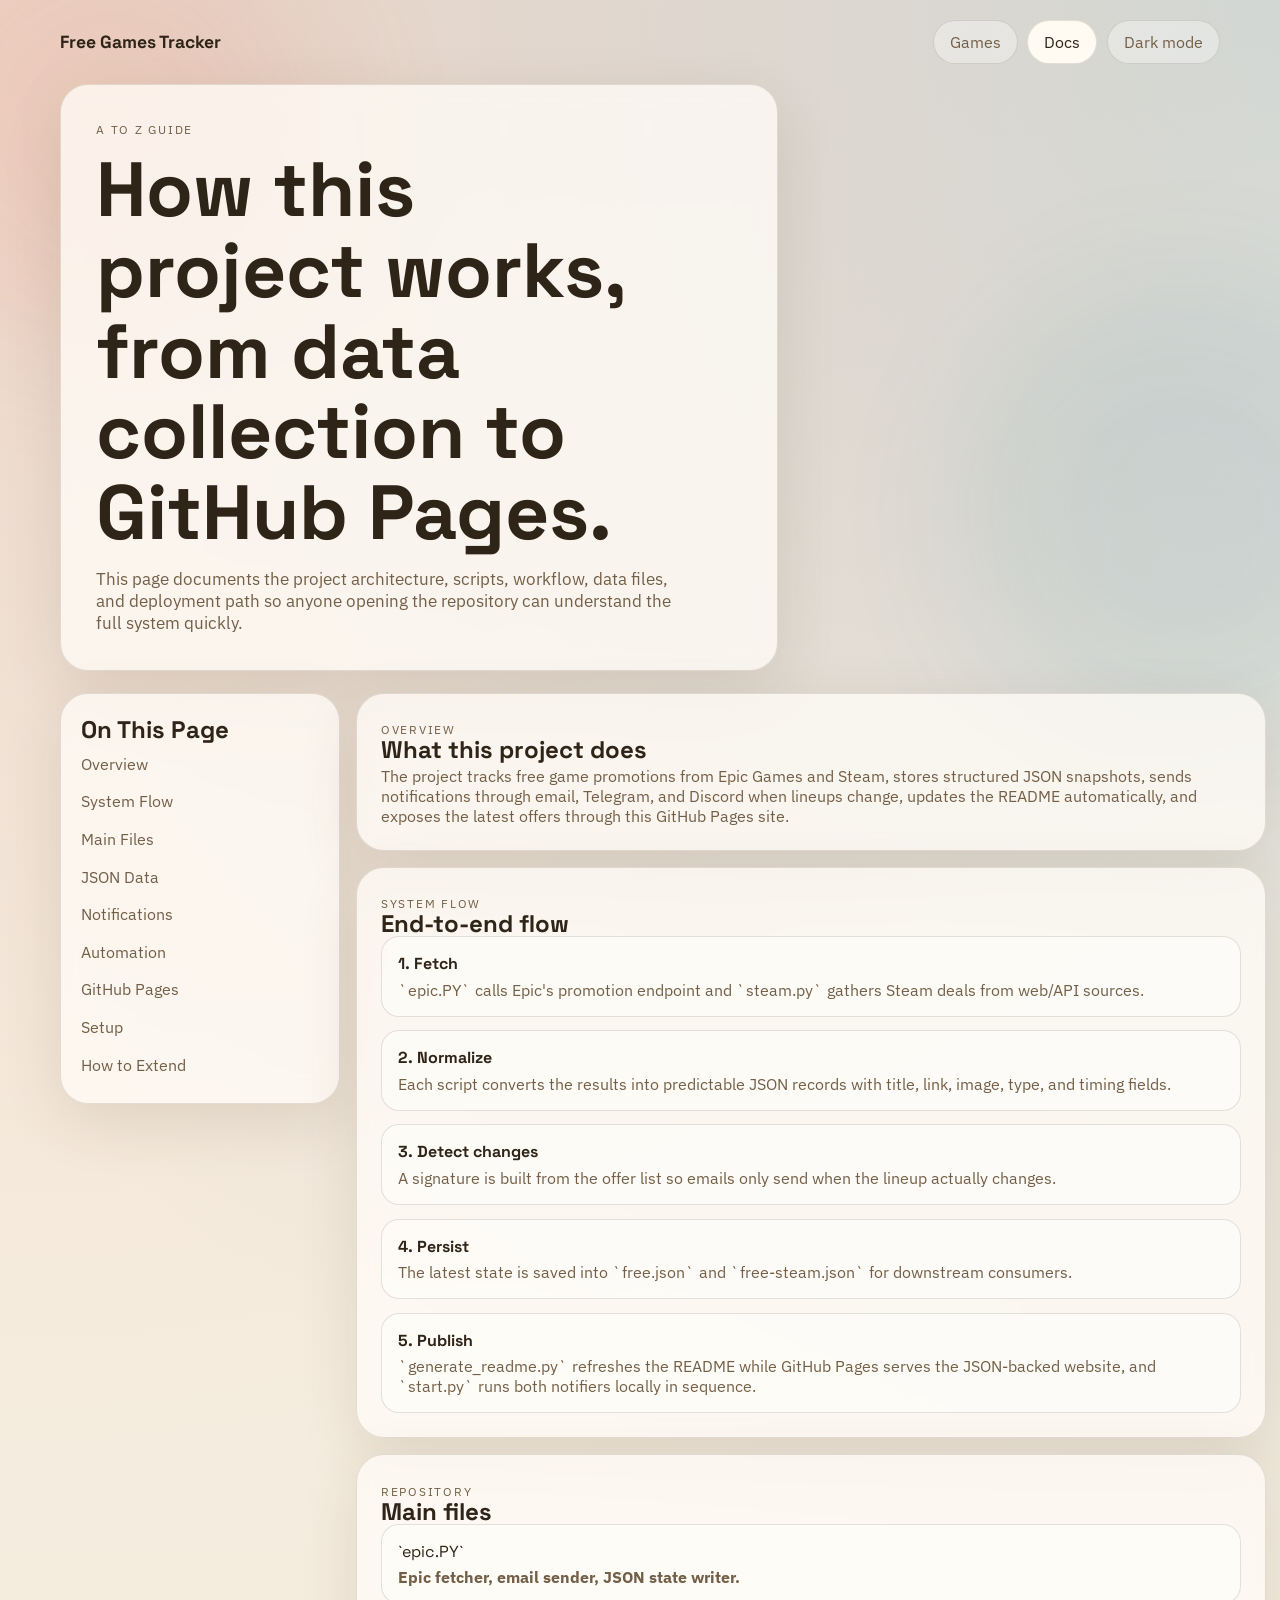
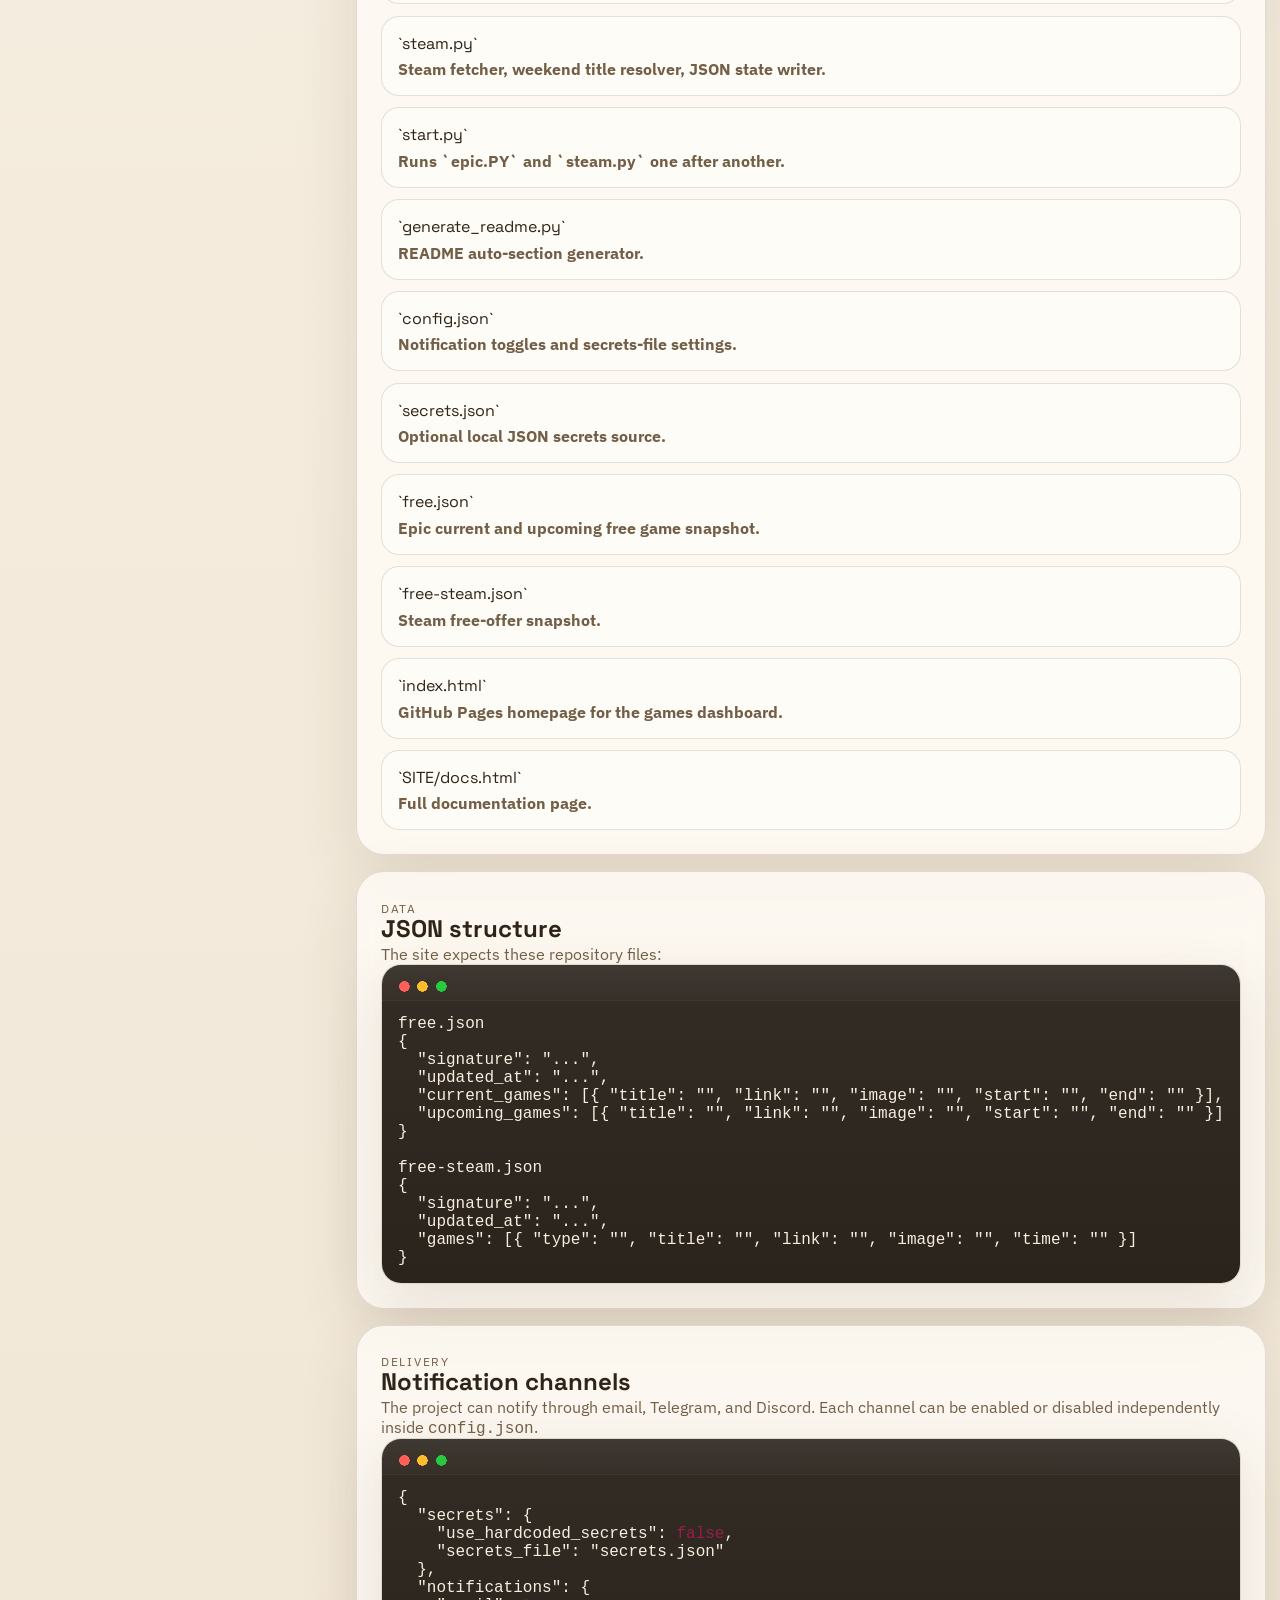
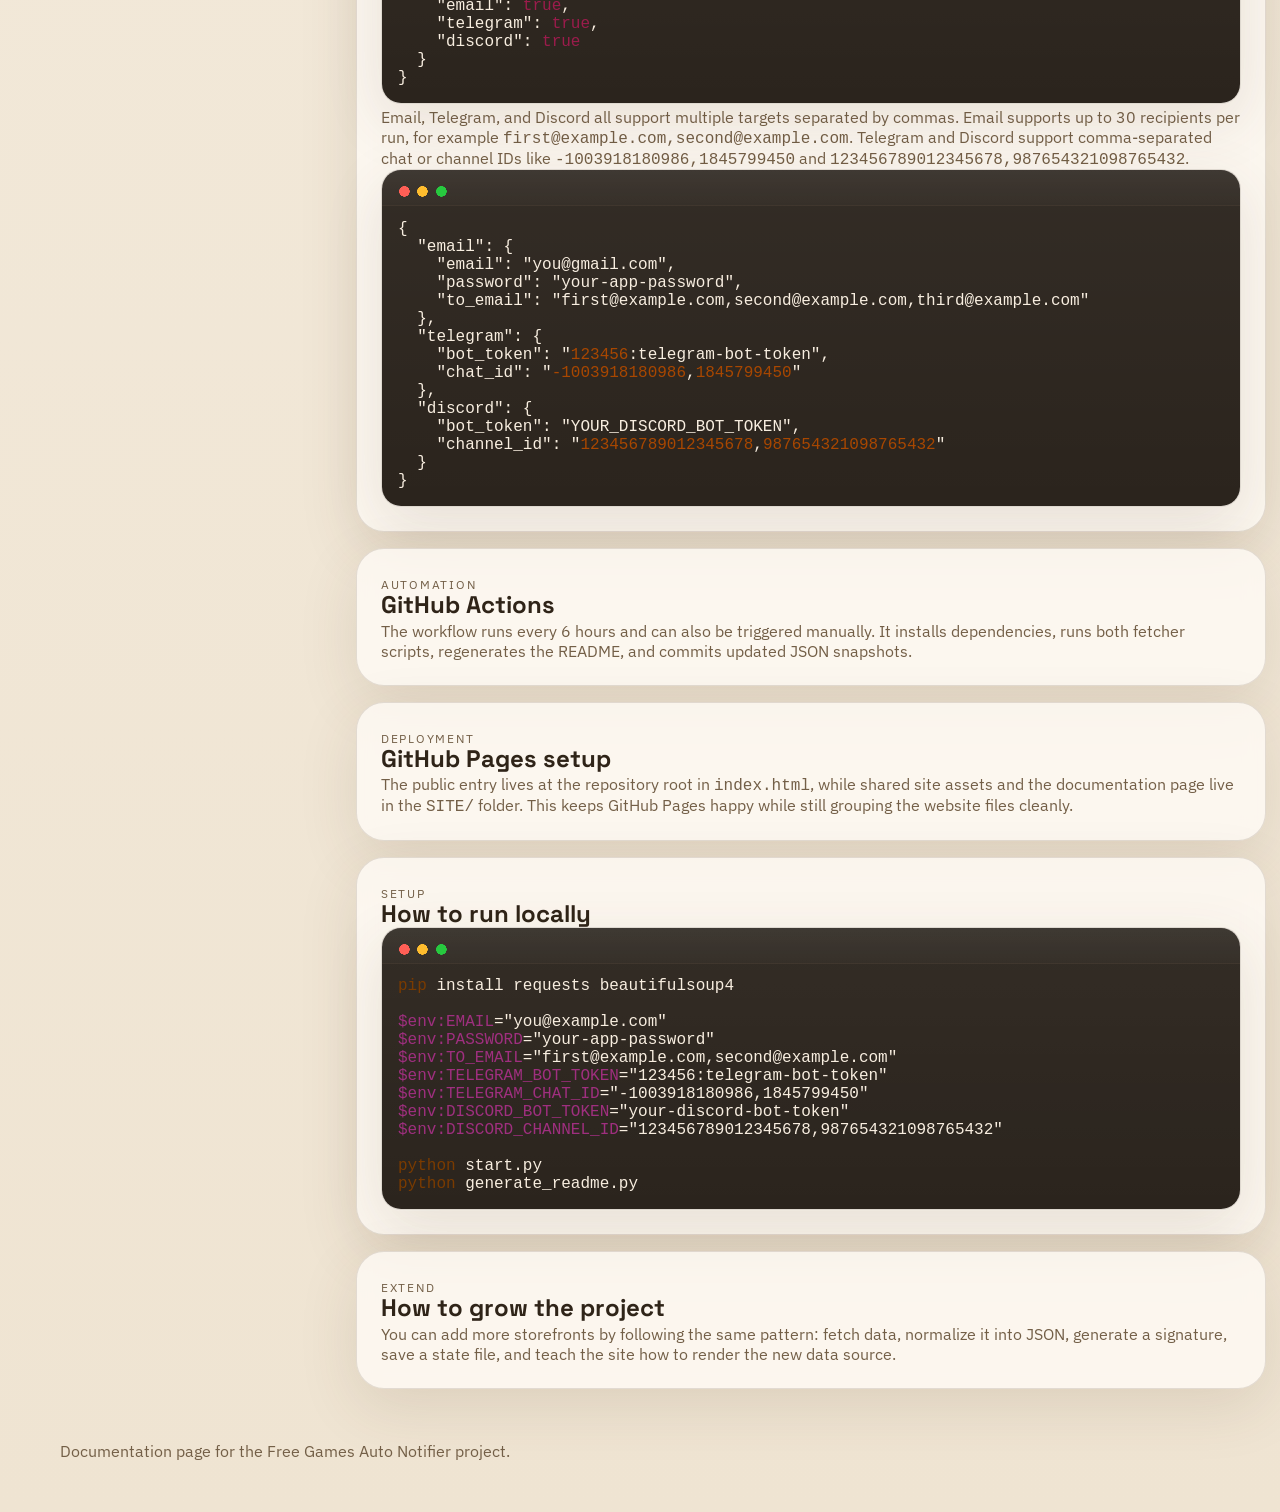
<file: SITE/docs.html>
<!DOCTYPE html>
<html lang="en">
<head>
  <meta charset="UTF-8">
  <meta name="viewport" content="width=device-width, initial-scale=1.0">
  <title>Project Docs | Free Games Tracker</title>
  <meta name="description" content="Project documentation for the Free Games Auto Notifier and GitHub Pages site.">
  <script>
    (() => {
      const savedTheme = localStorage.getItem("site-theme");
      document.documentElement.dataset.theme = savedTheme || "light";
    })();
  </script>
  <link rel="preconnect" href="https://fonts.googleapis.com">
  <link rel="preconnect" href="https://fonts.gstatic.com" crossorigin>
  <link href="https://fonts.googleapis.com/css2?family=Space+Grotesk:wght@400;500;700&family=IBM+Plex+Sans:wght@400;500;600&display=swap" rel="stylesheet">
  <link rel="stylesheet" href="site.css">
</head>
<body class="site-shell docs-shell">
  <div class="page-glow page-glow-a"></div>
  <div class="page-glow page-glow-b"></div>

  <header class="topbar">
    <a class="brand" href="../index.html">Free Games Tracker</a>
    <nav class="nav">
      <a class="nav-link" href="../index.html">Games</a>
      <a class="nav-link active" href="docs.html">Docs</a>
      <button class="theme-toggle" id="theme-toggle" type="button" aria-label="Toggle dark mode">Dark mode</button>
    </nav>
  </header>

  <main class="layout docs-layout">
    <section class="hero docs-hero">
      <div class="hero-copy">
        <p class="eyebrow">A to Z Guide</p>
        <h1>How this project works, from data collection to GitHub Pages.</h1>
        <p class="hero-text">
          This page documents the project architecture, scripts, workflow, data files, and deployment path
          so anyone opening the repository can understand the full system quickly.
        </p>
      </div>
    </section>

    <section class="docs-grid">
      <aside class="toc-panel">
        <h2>On This Page</h2>
        <a href="#overview">Overview</a>
        <a href="#flow">System Flow</a>
        <a href="#files">Main Files</a>
        <a href="#json">JSON Data</a>
        <a href="#notifications">Notifications</a>
        <a href="#automation">Automation</a>
        <a href="#pages">GitHub Pages</a>
        <a href="#setup">Setup</a>
        <a href="#extend">How to Extend</a>
      </aside>

      <div class="docs-content">
        <section class="doc-block" id="overview">
          <p class="eyebrow">Overview</p>
          <h2>What this project does</h2>
          <p>
            The project tracks free game promotions from Epic Games and Steam, stores structured JSON snapshots,
            sends notifications through email, Telegram, and Discord when lineups change, updates the README automatically, and exposes the latest
            offers through this GitHub Pages site.
          </p>
        </section>

        <section class="doc-block" id="flow">
          <p class="eyebrow">System Flow</p>
          <h2>End-to-end flow</h2>
          <div class="timeline">
            <div class="timeline-item">
              <strong>1. Fetch</strong>
              <p>`epic.PY` calls Epic's promotion endpoint and `steam.py` gathers Steam deals from web/API sources.</p>
            </div>
            <div class="timeline-item">
              <strong>2. Normalize</strong>
              <p>Each script converts the results into predictable JSON records with title, link, image, type, and timing fields.</p>
            </div>
            <div class="timeline-item">
              <strong>3. Detect changes</strong>
              <p>A signature is built from the offer list so emails only send when the lineup actually changes.</p>
            </div>
            <div class="timeline-item">
              <strong>4. Persist</strong>
              <p>The latest state is saved into `free.json` and `free-steam.json` for downstream consumers.</p>
            </div>
            <div class="timeline-item">
              <strong>5. Publish</strong>
              <p>`generate_readme.py` refreshes the README while GitHub Pages serves the JSON-backed website, and `start.py` runs both notifiers locally in sequence.</p>
            </div>
          </div>
        </section>

        <section class="doc-block" id="files">
          <p class="eyebrow">Repository</p>
          <h2>Main files</h2>
          <div class="info-table">
            <div class="info-row"><span>`epic.PY`</span><strong>Epic fetcher, email sender, JSON state writer.</strong></div>
            <div class="info-row"><span>`steam.py`</span><strong>Steam fetcher, weekend title resolver, JSON state writer.</strong></div>
            <div class="info-row"><span>`start.py`</span><strong>Runs `epic.PY` and `steam.py` one after another.</strong></div>
            <div class="info-row"><span>`generate_readme.py`</span><strong>README auto-section generator.</strong></div>
            <div class="info-row"><span>`config.json`</span><strong>Notification toggles and secrets-file settings.</strong></div>
            <div class="info-row"><span>`secrets.json`</span><strong>Optional local JSON secrets source.</strong></div>
            <div class="info-row"><span>`free.json`</span><strong>Epic current and upcoming free game snapshot.</strong></div>
            <div class="info-row"><span>`free-steam.json`</span><strong>Steam free-offer snapshot.</strong></div>
            <div class="info-row"><span>`index.html`</span><strong>GitHub Pages homepage for the games dashboard.</strong></div>
            <div class="info-row"><span>`SITE/docs.html`</span><strong>Full documentation page.</strong></div>
          </div>
        </section>

        <section class="doc-block" id="json">
          <p class="eyebrow">Data</p>
          <h2>JSON structure</h2>
          <p>The site expects these repository files:</p>
          <div class="code-card">
            <pre class="code-window"><code class="language-json">free.json
{
  "signature": "...",
  "updated_at": "...",
  "current_games": [{ "title": "", "link": "", "image": "", "start": "", "end": "" }],
  "upcoming_games": [{ "title": "", "link": "", "image": "", "start": "", "end": "" }]
}

free-steam.json
{
  "signature": "...",
  "updated_at": "...",
  "games": [{ "type": "", "title": "", "link": "", "image": "", "time": "" }]
}</code></pre>
          </div>
        </section>

        <section class="doc-block" id="notifications">
          <p class="eyebrow">Delivery</p>
          <h2>Notification channels</h2>
          <p>
            The project can notify through email, Telegram, and Discord. Each channel can be enabled or disabled
            independently inside <code>config.json</code>.
          </p>
          <div class="code-card">
            <pre class="code-window"><code class="language-json">{
  "secrets": {
    "use_hardcoded_secrets": false,
    "secrets_file": "secrets.json"
  },
  "notifications": {
    "email": true,
    "telegram": true,
    "discord": true
  }
}</code></pre>
          </div>
          <p>
            Email, Telegram, and Discord all support multiple targets separated by commas. Email supports up to
            30 recipients per run, for example <code>first@example.com,second@example.com</code>. Telegram and
            Discord support comma-separated chat or channel IDs like <code>-1003918180986,1845799450</code> and
            <code>123456789012345678,987654321098765432</code>.
          </p>
          <div class="code-card">
            <pre class="code-window"><code class="language-json">{
  "email": {
    "email": "you@gmail.com",
    "password": "your-app-password",
    "to_email": "first@example.com,second@example.com,third@example.com"
  },
  "telegram": {
    "bot_token": "123456:telegram-bot-token",
    "chat_id": "-1003918180986,1845799450"
  },
  "discord": {
    "bot_token": "YOUR_DISCORD_BOT_TOKEN",
    "channel_id": "123456789012345678,987654321098765432"
  }
}</code></pre>
          </div>
        </section>

        <section class="doc-block" id="automation">
          <p class="eyebrow">Automation</p>
          <h2>GitHub Actions</h2>
          <p>
            The workflow runs every 6 hours and can also be triggered manually. It installs dependencies,
            runs both fetcher scripts, regenerates the README, and commits updated JSON snapshots.
          </p>
        </section>

        <section class="doc-block" id="pages">
          <p class="eyebrow">Deployment</p>
          <h2>GitHub Pages setup</h2>
          <p>
            The public entry lives at the repository root in <code>index.html</code>, while shared site assets and
            the documentation page live in the <code>SITE/</code> folder. This keeps GitHub Pages happy while still
            grouping the website files cleanly.
          </p>
        </section>

        <section class="doc-block" id="setup">
          <p class="eyebrow">Setup</p>
          <h2>How to run locally</h2>
          <div class="code-card">
            <pre class="code-window"><code class="language-powershell">pip install requests beautifulsoup4

$env:EMAIL="you@example.com"
$env:PASSWORD="your-app-password"
$env:TO_EMAIL="first@example.com,second@example.com"
$env:TELEGRAM_BOT_TOKEN="123456:telegram-bot-token"
$env:TELEGRAM_CHAT_ID="-1003918180986,1845799450"
$env:DISCORD_BOT_TOKEN="your-discord-bot-token"
$env:DISCORD_CHANNEL_ID="123456789012345678,987654321098765432"

python start.py
python generate_readme.py</code></pre>
          </div>
        </section>

        <section class="doc-block" id="extend">
          <p class="eyebrow">Extend</p>
          <h2>How to grow the project</h2>
          <p>
            You can add more storefronts by following the same pattern: fetch data, normalize it into JSON,
            generate a signature, save a state file, and teach the site how to render the new data source.
          </p>
        </section>
      </div>
    </section>
  </main>

  <footer class="footer">
    <p>Documentation page for the Free Games Auto Notifier project.</p>
  </footer>

  <script src="site.js"></script>
</body>
</html>
</file>
<file: SITE/site.css>
:root {
  --bg: #f7f0e4;
  --bg-deep: #efe4d2;
  --surface: rgba(255, 252, 246, 0.78);
  --surface-strong: #fffaf2;
  --border: rgba(73, 54, 32, 0.14);
  --text: #2f2418;
  --muted: #735f47;
  --epic: #e35d3d;
  --upcoming: #d49a22;
  --steam: #0f5f8c;
  --shadow: 0 18px 60px rgba(84, 57, 29, 0.12);
  --code-bg: #2b241d;
  --code-text: #f8eee0;
  --button-text: #fffaf2;
  --code-border: rgba(73, 54, 32, 0.18);
  --code-keyword: #8b2bbd;
  --code-string: #0f6f4f;
  --code-number: #a84700;
  --code-boolean: #9b1c4c;
  --code-property: #005fb8;
  --code-comment: #6e7781;
  --code-command: #7a3b00;
  --code-variable: #9f2f7f;
  --code-operator: #495057;
  --button-primary-bg: #2f2418;
  --button-primary-hover: #1f1710;
}

:root[data-theme="dark"] {
  --bg: #09131c;
  --bg-deep: #101d29;
  --surface: rgba(17, 28, 40, 0.86);
  --surface-strong: #162433;
  --border: rgba(138, 173, 207, 0.2);
  --text: #ecf4fb;
  --muted: #a7bdd1;
  --epic: #ff936c;
  --upcoming: #ffd36b;
  --steam: #78c8f4;
  --shadow: 0 24px 70px rgba(0, 0, 0, 0.36);
  --code-bg: #081119;
  --code-text: #ebf5ff;
  --button-text: #0e1822;
  --code-border: rgba(138, 173, 207, 0.18);
  --code-keyword: #c792ea;
  --code-string: #a5e075;
  --code-number: #f7c46c;
  --code-boolean: #ff7aa2;
  --code-property: #7dcfff;
  --code-comment: #7f8c98;
  --code-command: #ffb86b;
  --code-variable: #f29ad6;
  --code-operator: #c9d4df;
  --button-primary-bg: #ecf4fb;
  --button-primary-hover: #d7e6f4;
}

* { box-sizing: border-box; }
html { scroll-behavior: smooth; }
body {
  margin: 0;
  color: var(--text);
  background:
    radial-gradient(circle at top left, rgba(227, 93, 61, 0.14), transparent 30%),
    radial-gradient(circle at top right, rgba(15, 95, 140, 0.16), transparent 34%),
    linear-gradient(180deg, var(--bg) 0%, var(--bg-deep) 100%);
  font-family: "IBM Plex Sans", sans-serif;
}
:root[data-theme="dark"] body {
  background:
    radial-gradient(circle at top left, rgba(255, 147, 108, 0.16), transparent 28%),
    radial-gradient(circle at top right, rgba(120, 200, 244, 0.15), transparent 34%),
    linear-gradient(180deg, var(--bg) 0%, var(--bg-deep) 100%);
}
a { color: inherit; text-decoration: none; }
code, pre { font-family: Consolas, "Courier New", monospace; }
.site-shell { min-height: 100vh; position: relative; overflow-x: hidden; }
.page-glow {
  position: fixed;
  width: 28rem;
  height: 28rem;
  border-radius: 50%;
  filter: blur(70px);
  opacity: 0.35;
  pointer-events: none;
  z-index: 0;
}
.page-glow-a { background: rgba(227, 93, 61, 0.28); top: -6rem; left: -7rem; }
.page-glow-b { background: rgba(15, 95, 140, 0.24); right: -8rem; top: 18rem; }
.topbar, .layout, .footer { position: relative; z-index: 1; }
.topbar {
  max-width: 1200px;
  margin: 0 auto;
  padding: 1.25rem 1.25rem 0;
  display: flex;
  justify-content: space-between;
  align-items: center;
  gap: 1rem;
}
.brand { font-family: "Space Grotesk", sans-serif; font-size: 1.1rem; font-weight: 700; }
.nav { display: flex; gap: 0.6rem; flex-wrap: wrap; }
.nav-link {
  padding: 0.7rem 1rem;
  border-radius: 999px;
  background: rgba(255, 255, 255, 0.36);
  border: 1px solid var(--border);
  color: var(--muted);
}
.nav-link.active, .nav-link:hover { background: var(--surface-strong); color: var(--text); }
.theme-toggle {
  padding: 0.7rem 1rem;
  border-radius: 999px;
  border: 1px solid var(--border);
  background: rgba(255, 255, 255, 0.36);
  color: var(--muted);
  font: inherit;
  cursor: pointer;
  transition: background 0.2s ease, color 0.2s ease, transform 0.2s ease;
}
.theme-toggle:hover {
  background: var(--surface-strong);
  color: var(--text);
  transform: translateY(-1px);
}
:root[data-theme="dark"] .nav-link,
:root[data-theme="dark"] .theme-toggle {
  background: rgba(255, 255, 255, 0.04);
}
.layout { max-width: 1200px; margin: 0 auto; padding: 1.25rem; }
.hero { display: grid; grid-template-columns: 1.7fr 1fr; gap: 1.25rem; align-items: stretch; }
.hero-copy, .status-panel, .panel, .summary-card, .toc-panel, .doc-block, .code-card {
  background: var(--surface);
  backdrop-filter: blur(10px);
  border: 1px solid var(--border);
  box-shadow: var(--shadow);
}
.hero-copy, .status-panel, .panel, .summary-card, .toc-panel, .doc-block { border-radius: 28px; }
.hero-copy { padding: 2.2rem; }
.hero-copy h1, .section-heading h2, .doc-block h2 {
  margin: 0;
  font-family: "Space Grotesk", sans-serif;
  line-height: 1.05;
}
.hero-copy h1 { font-size: clamp(2.4rem, 6vw, 4.8rem); max-width: 12ch; }
.hero-text { max-width: 58ch; font-size: 1.05rem; color: var(--muted); margin: 1rem 0 0; }
.eyebrow { margin: 0 0 0.8rem; text-transform: uppercase; letter-spacing: 0.14em; font-size: 0.78rem; color: var(--muted); }
.hero-actions { display: flex; gap: 0.8rem; flex-wrap: wrap; margin-top: 1.5rem; }
.button {
  display: inline-flex;
  align-items: center;
  justify-content: center;
  min-height: 46px;
  padding: 0 1.1rem;
  border-radius: 999px;
  font-weight: 600;
  border: 1px solid transparent;
}
.button-primary { background: var(--button-primary-bg); color: var(--button-text); }
.button-primary:hover { background: var(--button-primary-hover); }
.button-secondary { background: transparent; border-color: var(--border); }
.status-panel { padding: 1.5rem; display: flex; flex-direction: column; justify-content: space-between; }
.status-label { margin: 0 0 1rem; font-size: 0.82rem; text-transform: uppercase; letter-spacing: 0.12em; color: var(--muted); }
.status-list { display: grid; gap: 0.9rem; }
.status-item {
  padding: 1rem;
  border-radius: 20px;
  background: rgba(255, 255, 255, 0.46);
  border: 1px solid var(--border);
  display: flex;
  justify-content: space-between;
  align-items: center;
  gap: 0.8rem;
}
:root[data-theme="dark"] .status-item,
:root[data-theme="dark"] .timeline-item,
:root[data-theme="dark"] .info-row,
:root[data-theme="dark"] .game-card {
  background: rgba(255, 255, 255, 0.03);
}
.status-item span, .status-footnote, .summary-note, .empty-state { color: var(--muted); }
.summary-grid { display: grid; grid-template-columns: repeat(3, minmax(0, 1fr)); gap: 1rem; margin-top: 1rem; }
.summary-card { padding: 1.4rem; }
.summary-card h2 { margin: 0.3rem 0; font-family: "Space Grotesk", sans-serif; font-size: clamp(2rem, 4vw, 3rem); }
.summary-label { margin: 0; color: var(--muted); font-size: 0.88rem; text-transform: uppercase; letter-spacing: 0.1em; }
.accent-epic { border-top: 6px solid var(--epic); }
.accent-upcoming { border-top: 6px solid var(--upcoming); }
.accent-steam { border-top: 6px solid var(--steam); }
.games-board, .docs-grid { margin-top: 1.4rem; }
.section-heading { margin-bottom: 1rem; }
.board-grid { display: grid; grid-template-columns: repeat(2, minmax(0, 1fr)); gap: 1rem; }
.panel { padding: 1.25rem; }
.steam-panel { margin-top: 1rem; }
.panel-head { display: flex; justify-content: space-between; align-items: center; gap: 1rem; margin-bottom: 1rem; }
.panel-head h3, .toc-panel h2 { margin: 0; font-family: "Space Grotesk", sans-serif; }
.pill { padding: 0.45rem 0.75rem; border-radius: 999px; font-size: 0.82rem; font-weight: 700; }
.pill-epic { background: rgba(227, 93, 61, 0.14); color: var(--epic); }
.pill-upcoming { background: rgba(212, 154, 34, 0.16); color: #9a6900; }
.pill-steam { background: rgba(15, 95, 140, 0.14); color: var(--steam); }
.card-stack { display: grid; gap: 1rem; }
.steam-grid { grid-template-columns: repeat(auto-fit, minmax(230px, 1fr)); }
.game-card {
  display: grid;
  gap: 0.9rem;
  border-radius: 24px;
  overflow: hidden;
  background: rgba(255, 255, 255, 0.56);
  border: 1px solid var(--border);
  transform: translateY(12px);
  opacity: 0;
  animation: riseIn 0.55s ease forwards;
}
.game-card img {
  width: 100%;
  aspect-ratio: 16 / 9;
  object-fit: cover;
  background: rgba(0, 0, 0, 0.06);
}
.game-card-body { padding: 0 1rem 1rem; }
.game-meta { display: flex; justify-content: space-between; gap: 0.8rem; align-items: center; color: var(--muted); font-size: 0.88rem; }
.game-card h4 { margin: 0.2rem 0 0.7rem; font-family: "Space Grotesk", sans-serif; font-size: 1.18rem; }
.game-detail { margin: 0.35rem 0; color: var(--muted); font-size: 0.95rem; }
.game-actions { margin-top: 0.95rem; }
.text-link { font-weight: 700; color: var(--text); }
.docs-grid { display: grid; grid-template-columns: 280px minmax(0, 1fr); gap: 1rem; align-items: start; }
.toc-panel { padding: 1.25rem; position: sticky; top: 1rem; }
.toc-panel a { display: block; color: var(--muted); padding: 0.55rem 0; }
.toc-panel a:hover { color: var(--text); }
.docs-content { display: grid; gap: 1rem; }
.doc-block { padding: 1.5rem; }
.timeline { display: grid; gap: 0.85rem; }
.timeline-item, .info-row {
  padding: 1rem;
  background: rgba(255, 255, 255, 0.42);
  border-radius: 18px;
  border: 1px solid var(--border);
}
.timeline-item strong, .info-row span { display: block; font-family: "Space Grotesk", sans-serif; margin-bottom: 0.35rem; }
.timeline-item p, .info-row strong, .doc-block p { margin: 0.2rem 0 0; color: var(--muted); }
.info-table { display: grid; gap: 0.7rem; }
.code-card { border-radius: 20px; overflow: auto; border: 1px solid var(--code-border); }
.code-card pre {
  margin: 0;
  padding: 1rem;
  background:
    linear-gradient(180deg, rgba(255,255,255,0.04), rgba(255,255,255,0)),
    var(--code-bg);
  color: var(--code-text);
}
.code-card code {
  color: inherit;
}
.code-window {
  position: relative;
}
.code-window::before {
  content: "";
  display: block;
  height: 2.2rem;
  margin: -1rem -1rem 0.85rem;
  background:
    radial-gradient(circle, #ff5f56 0.32rem, transparent 0.34rem) 1rem 0.95rem / 0.8rem 0.8rem no-repeat,
    radial-gradient(circle, #ffbd2e 0.32rem, transparent 0.34rem) 2.15rem 0.95rem / 0.8rem 0.8rem no-repeat,
    radial-gradient(circle, #27c93f 0.32rem, transparent 0.34rem) 3.3rem 0.95rem / 0.8rem 0.8rem no-repeat,
    linear-gradient(180deg, rgba(255,255,255,0.06), rgba(255,255,255,0.02));
  border-bottom: 1px solid var(--code-border);
}
.tok-keyword { color: var(--code-keyword); }
.tok-string { color: var(--code-string); }
.tok-number { color: var(--code-number); }
.tok-boolean { color: var(--code-boolean); }
.tok-property { color: var(--code-property); }
.tok-comment { color: var(--code-comment); }
.tok-command { color: var(--code-command); }
.tok-variable { color: var(--code-variable); }
.tok-operator { color: var(--code-operator); }
.footer { max-width: 1200px; margin: 0 auto; padding: 1rem 1.25rem 2.2rem; color: var(--muted); }
@keyframes riseIn { to { transform: translateY(0); opacity: 1; } }
@media (max-width: 960px) {
  .hero, .board-grid, .summary-grid, .docs-grid { grid-template-columns: 1fr; }
  .toc-panel { position: static; }
}
@media (max-width: 640px) {
  .topbar { flex-direction: column; align-items: flex-start; }
  .hero-copy { padding: 1.4rem; }
  .panel, .summary-card, .doc-block, .toc-panel, .status-panel { padding: 1rem; }
}
</file>
